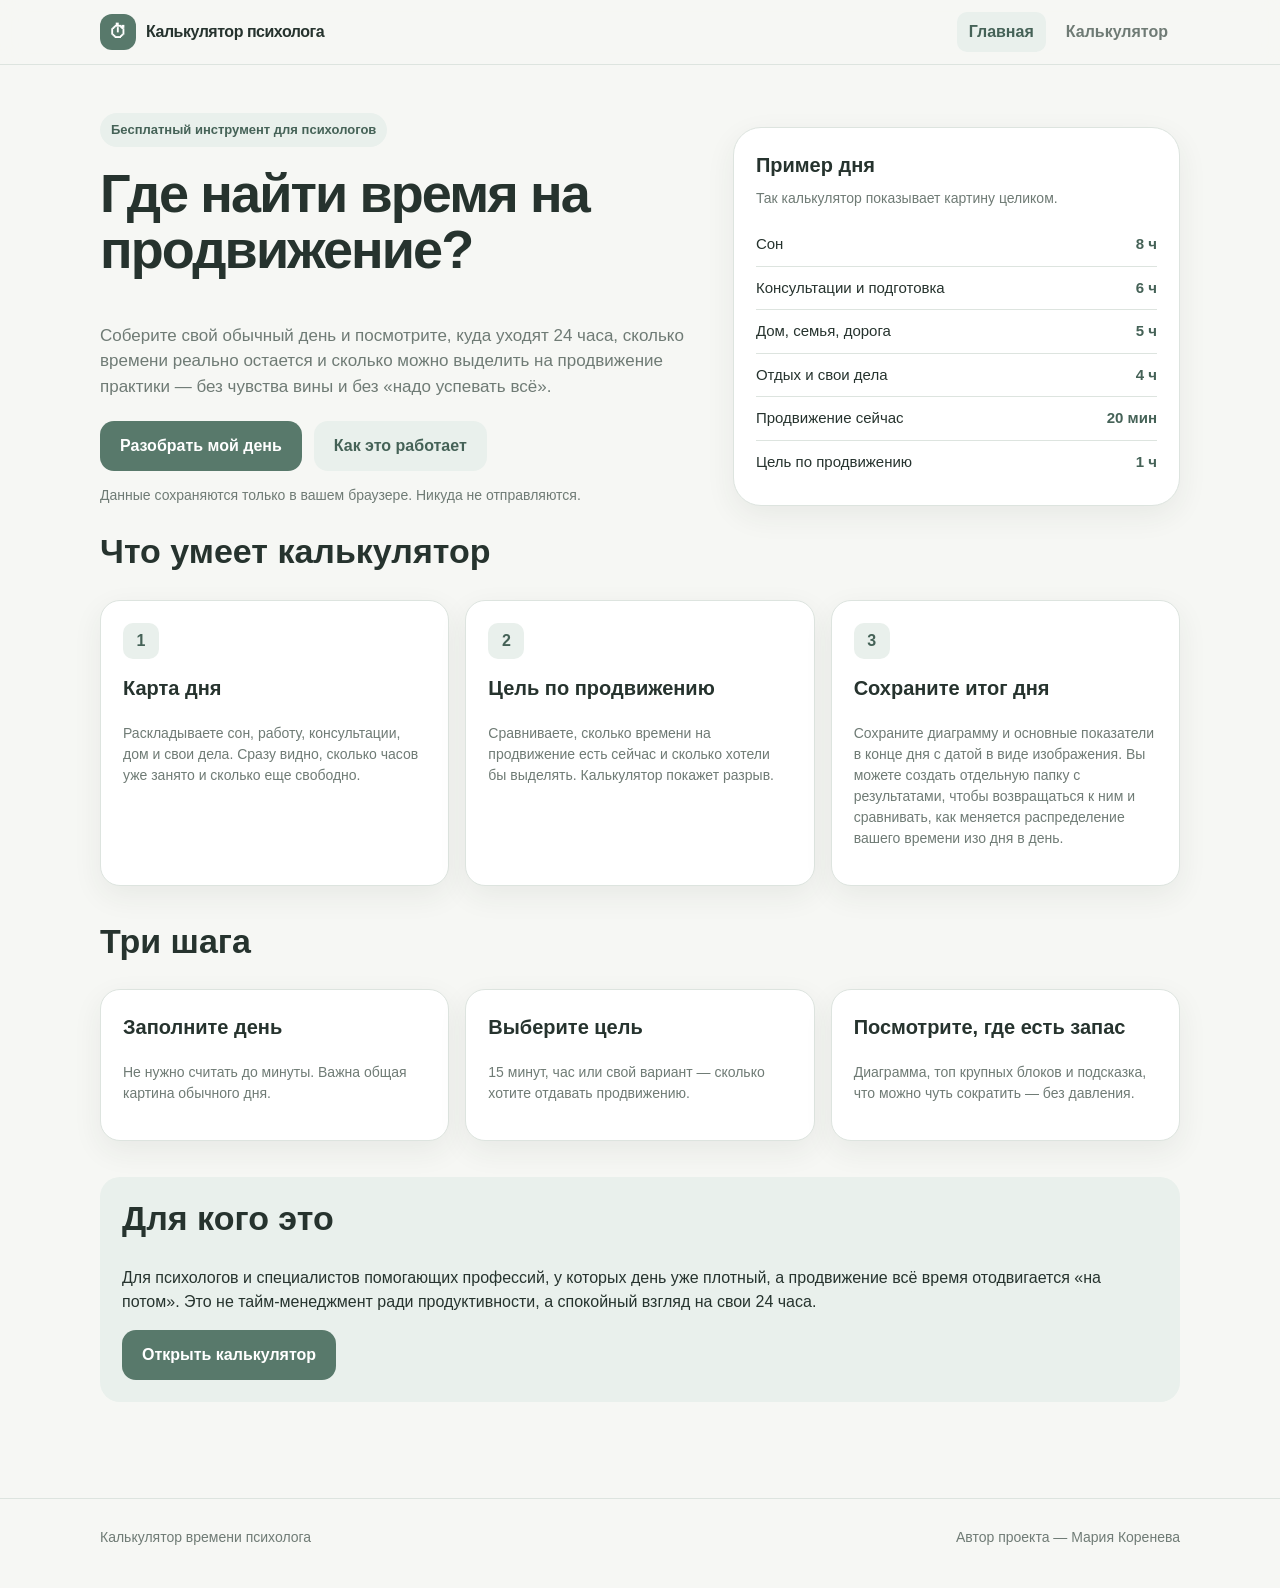
<file: index.html>
<!DOCTYPE html>
<html lang="ru">
<head>
    <meta charset="UTF-8">
    <meta name="viewport" content="width=device-width, initial-scale=1.0">
    <title>Калькулятор времени психолога</title>
    <meta name="description" content="Соберите свой день, посмотрите, куда уходят 24 часа, и найдите время на продвижение практики.">
    <link rel="icon" href="assets/favicon.svg" type="image/svg+xml">
    <link rel="stylesheet" href="css/styles.css">
</head>
<body>
    <header class="site-header">
        <div class="site-header-inner">
            <a class="logo" href="index.html">
                <div class="logo-mark" aria-hidden="true">⏱</div>
                <span>Калькулятор психолога</span>
            </a>
            <nav class="nav">
                <a class="active" href="index.html">Главная</a>
                <a href="calculator.html">Калькулятор</a>
            </nav>
        </div>
    </header>

    <div class="page page-wide">
        <section class="landing-hero">
            <div>
                <div class="landing-kicker">Бесплатный инструмент для психологов</div>
                <h1>Где найти время на продвижение?</h1>
                <p class="lead">
                    Соберите свой обычный день и посмотрите, куда уходят 24 часа,
                    сколько времени реально остается и сколько можно выделить
                    на продвижение практики — без чувства вины и без «надо успевать всё».
                </p>
                <div class="hero-actions">
                    <a class="btn btn-primary" href="calculator.html">Разобрать мой день</a>
                    <a class="btn btn-secondary" href="#how">Как это работает</a>
                </div>
                <p class="hint hero-note">
                    Данные сохраняются только в вашем браузере. Никуда не отправляются.
                </p>
            </div>

            <aside class="hero-card">
                <h3>Пример дня</h3>
                <p class="hint">Так калькулятор показывает картину целиком.</p>
                <div class="preview-row"><span>Сон</span><strong>8 ч</strong></div>
                <div class="preview-row"><span>Консультации и подготовка</span><strong>6 ч</strong></div>
                <div class="preview-row"><span>Дом, семья, дорога</span><strong>5 ч</strong></div>
                <div class="preview-row"><span>Отдых и свои дела</span><strong>4 ч</strong></div>
                <div class="preview-row"><span>Продвижение сейчас</span><strong>20 мин</strong></div>
                <div class="preview-row"><span>Цель по продвижению</span><strong>1 ч</strong></div>
            </aside>
        </section>

        <section>
            <h2>Что умеет калькулятор</h2>
            <div class="features">
                <article class="feature">
                    <div class="feature-num">1</div>
                    <h3>Карта дня</h3>
                    <p class="hint">
                        Раскладываете сон, работу, консультации, дом и свои дела.
                        Сразу видно, сколько часов уже занято и сколько еще свободно.
                    </p>
                </article>
                <article class="feature">
                    <div class="feature-num">2</div>
                    <h3>Цель по продвижению</h3>
                    <p class="hint">
                        Сравниваете, сколько времени на продвижение есть сейчас
                        и сколько хотели бы выделять. Калькулятор покажет разрыв.
                    </p>
                </article>
                <article class="feature">
                    <div class="feature-num">3</div>
                    <h3>Сохраните итог дня</h3>
                    <p class="hint">
                        Сохраните диаграмму и основные показатели в конце дня с датой в виде изображения.
                        Вы можете создать отдельную папку с результатами, чтобы возвращаться к ним и сравнивать,
                        как меняется распределение вашего времени изо дня в день.
                    </p>
                </article>
            </div>
        </section>

        <section id="how">
            <h2>Три шага</h2>
            <div class="steps">
                <article class="feature">
                    <h3>Заполните день</h3>
                    <p class="hint">Не нужно считать до минуты. Важна общая картина обычного дня.</p>
                </article>
                <article class="feature">
                    <h3>Выберите цель</h3>
                    <p class="hint">15 минут, час или свой вариант — сколько хотите отдавать продвижению.</p>
                </article>
                <article class="feature">
                    <h3>Посмотрите, где есть запас</h3>
                    <p class="hint">Диаграмма, топ крупных блоков и подсказка, что можно чуть сократить — без давления.</p>
                </article>
            </div>
        </section>

        <section class="privacy-band">
            <h2>Для кого это</h2>
            <p>
                Для психологов и специалистов помогающих профессий, у которых день уже плотный,
                а продвижение всё время отодвигается «на потом». Это не тайм-менеджмент ради продуктивности,
                а спокойный взгляд на свои 24 часа.
            </p>
            <a class="btn btn-primary" href="calculator.html">Открыть калькулятор</a>
        </section>
    </div>

    <footer class="site-footer">
        <div class="site-footer-inner">
            <span>Калькулятор времени психолога</span>
            <span>Автор проекта — Мария Коренева</span>
        </div>
    </footer>
</body>
</html>
</file>
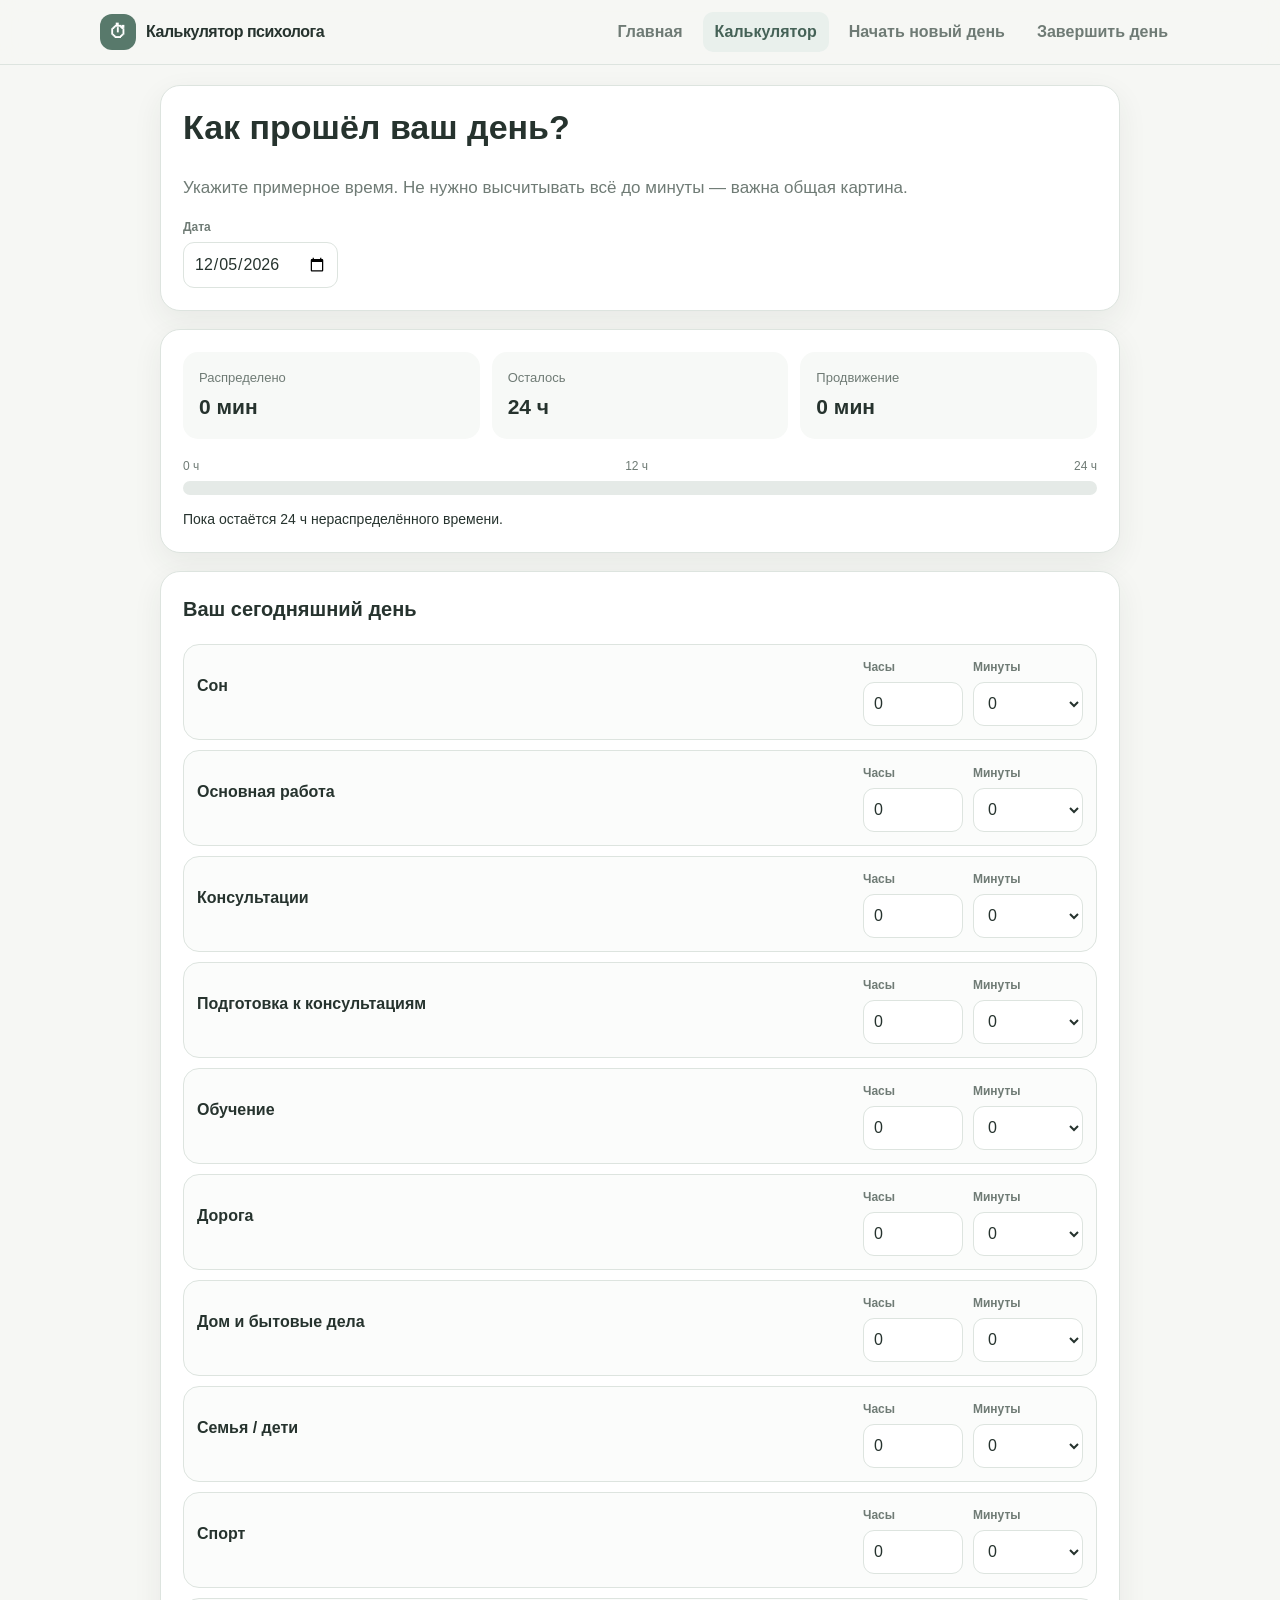
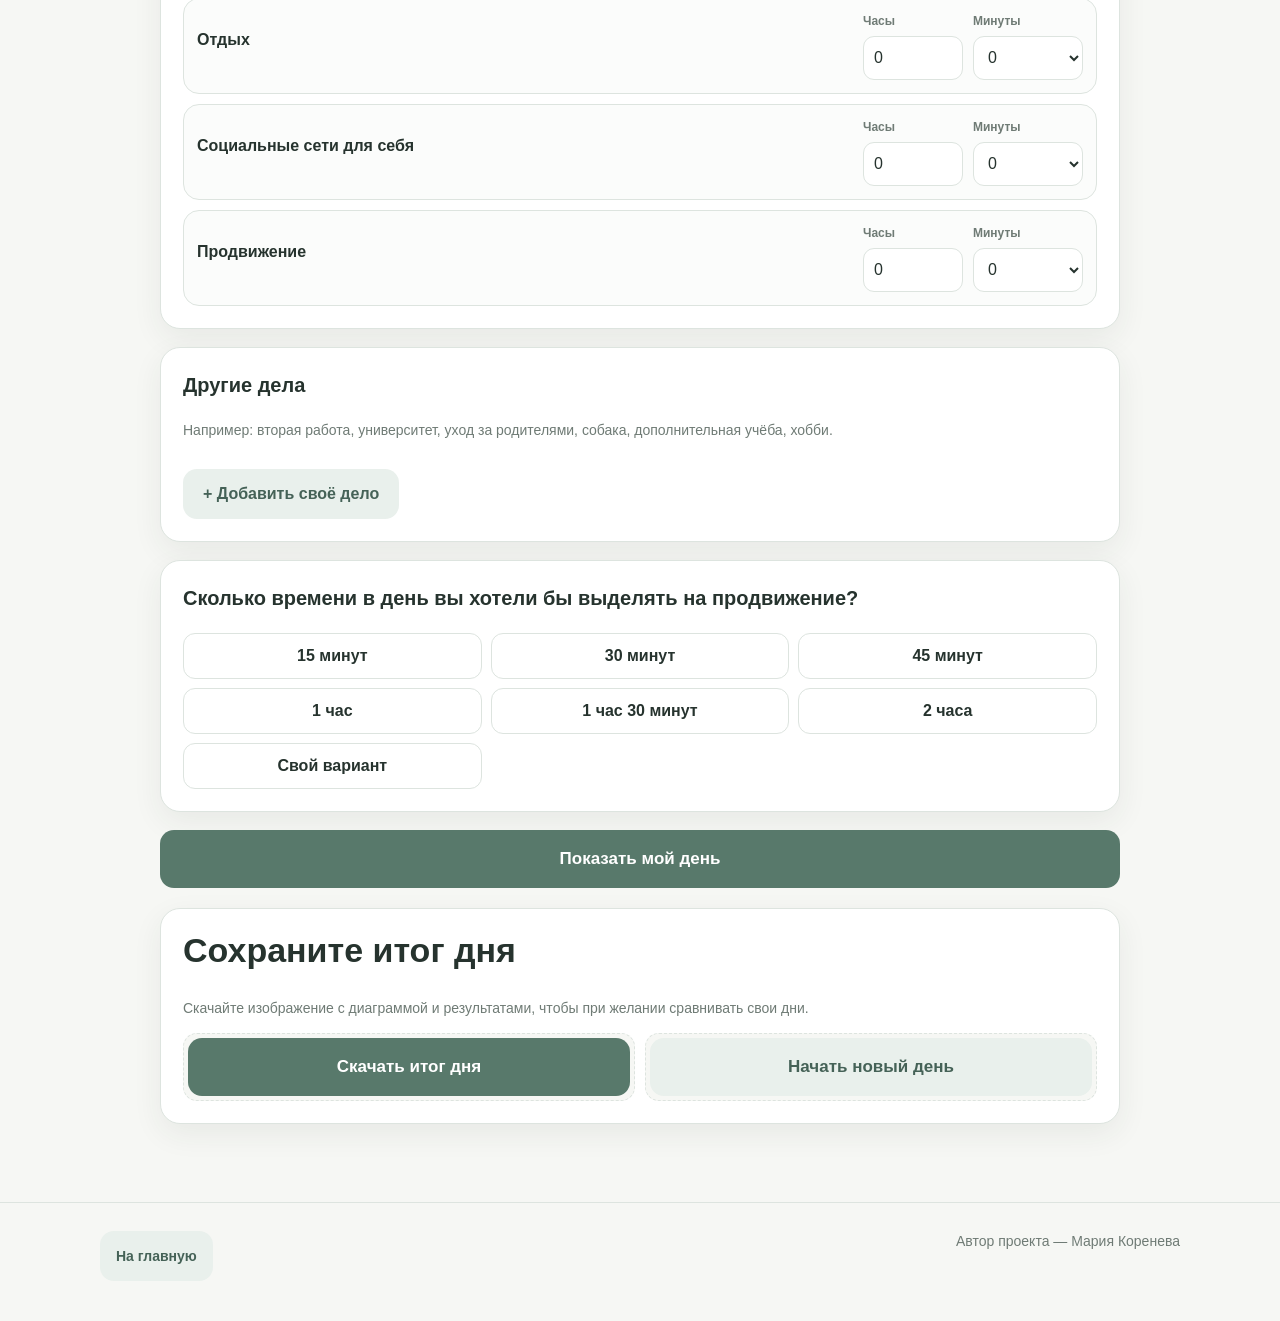
<file: calculator.html>
<!DOCTYPE html>
<html lang="ru">
<head>
    <meta charset="UTF-8">
    <meta name="viewport" content="width=device-width, initial-scale=1.0">
    <title>Калькулятор дня — Калькулятор времени психолога</title>
    <meta name="description" content="Соберите свой день и посмотрите, сколько времени остаётся на продвижение.">
    <link rel="icon" href="assets/favicon.svg" type="image/svg+xml">
    <link rel="stylesheet" href="css/styles.css">
</head>
<body>
    <header class="site-header">
        <div class="site-header-inner">
            <a class="logo" href="index.html">
                <div class="logo-mark" aria-hidden="true">⏱</div>
                <span>Калькулятор психолога</span>
            </a>
            <nav class="nav">
                <a href="index.html">Главная</a>
                <a class="active" href="calculator.html">Калькулятор</a>
                <button
                    type="button"
                    class="nav-link"
                    id="navStartNewDay"
                >
                    Начать новый день
                </button>
                <button
                    type="button"
                    class="nav-link"
                    id="navFinishDay"
                >
                    Завершить день
                </button>
            </nav>
        </div>
    </header>

    <div class="page">
    <main id="calculatorScreen">
<!-- Дата -->

<section class="card">

    <h2>
        Как прошёл ваш день?
    </h2>

    <p class="lead">
        Укажите примерное время.
        Не нужно высчитывать всё до минуты —
        важна общая картина.
    </p>

    <div class="date-row">

        <div class="field">

            <label for="dayDate">
                Дата
            </label>

            <input
                id="dayDate"
                type="date"
            >

        </div>

    </div>

</section>


<!-- Счётчик -->

<section class="card">

    <div class="summary-grid">

        <div class="summary-box">

            <div class="summary-label">
                Распределено
            </div>

            <div
                id="distributedTime"
                class="summary-value"
            >
                0 ч
            </div>

        </div>


        <div class="summary-box">

            <div class="summary-label">
                Осталось
            </div>

            <div
                id="remainingTime"
                class="summary-value"
            >
                24 ч
            </div>

        </div>


        <div class="summary-box">

            <div class="summary-label">
                Продвижение
            </div>

            <div
                id="promotionTimeTop"
                class="summary-value"
            >
                0 мин
            </div>

        </div>

    </div>


    <div class="timeline-labels">

        <span>
            0 ч
        </span>

        <span>
            12 ч
        </span>

        <span>
            24 ч
        </span>

    </div>


    <div class="timeline">

        <div
            id="timelineFill"
            class="timeline-fill"
        ></div>

    </div>


    <div
        id="dayMessage"
        class="day-message"
    ></div>

</section>


<!-- Основные дела -->

<section class="card">

    <h3>
        Ваш сегодняшний день
    </h3>

    <div
        id="defaultActivities"
        class="activity-list"
    ></div>

</section>


<!-- Свои дела -->

<section class="card">

    <h3>
        Другие дела
    </h3>

    <p class="hint">
        Например: вторая работа, университет,
        уход за родителями, собака,
        дополнительная учёба, хобби.
    </p>

    <div
        id="customActivities"
        class="activity-list"
    ></div>


    <button
        id="addCustomButton"
        class="btn btn-secondary"
        style="margin-top:14px;"
    >
        + Добавить своё дело
    </button>

</section>


<!-- Цель -->

<section class="card">

    <h3>
        Сколько времени в день вы хотели бы
        выделять на продвижение?
    </h3>


    <div
        id="goalButtons"
        class="goal-buttons"
    >

        <button
            class="goal-button"
            data-minutes="15"
        >
            15 минут
        </button>

        <button
            class="goal-button"
            data-minutes="30"
        >
            30 минут
        </button>

        <button
            class="goal-button"
            data-minutes="45"
        >
            45 минут
        </button>

        <button
            class="goal-button"
            data-minutes="60"
        >
            1 час
        </button>

        <button
            class="goal-button"
            data-minutes="90"
        >
            1 час 30 минут
        </button>

        <button
            class="goal-button"
            data-minutes="120"
        >
            2 часа
        </button>

        <button
            class="goal-button"
            data-custom="true"
        >
            Свой вариант
        </button>

    </div>


    <div
        id="customGoalFields"
        class="custom-goal hidden"
    >

        <div class="field">

            <label for="goalHours">
                Часы
            </label>

            <input
                id="goalHours"
                type="number"
                min="0"
                max="24"
                value="0"
            >

        </div>


        <div class="field">

            <label for="goalMinutes">
                Минуты
            </label>

            <select id="goalMinutes">
            </select>

        </div>

    </div>


</section>


<!-- Обычный расчёт -->

<button
    id="calculateButton"
    class="btn btn-primary btn-large"
>
    Показать мой день
</button>


<!-- =====================================================
     РЕЗУЛЬТАТ
===================================================== -->

<section
    id="resultSection"
    class="card result-card hidden"
    style="margin-top:20px;"
>

    <h2 id="resultTitle">
        Вот как распределилось ваше время
    </h2>


    <div class="result-top">

        <div class="metric-card">

            <h3>
                Ваш день
            </h3>

            <div class="metric-row">

                <span>
                    Распределено
                </span>

                <strong
                    id="resultDistributed"
                >
                    —
                </strong>

            </div>


            <div class="metric-row">

                <span>
                    Свободно
                </span>

                <strong
                    id="resultFree"
                >
                    —
                </strong>

            </div>

        </div>


        <div class="metric-card">

            <h3>
                Продвижение
            </h3>

            <div class="metric-row">

                <span>
                    Сейчас
                </span>

                <strong
                    id="resultCurrent"
                >
                    —
                </strong>

            </div>


            <div class="metric-row">

                <span>
                    Хотели бы
                </span>

                <strong
                    id="resultGoal"
                >
                    —
                </strong>

            </div>


            <div class="metric-row">

                <span
                    id="shortageLabel"
                >
                    Не хватает
                </span>

                <strong
                    id="resultShortage"
                >
                    —
                </strong>

            </div>

        </div>

    </div>


    <div class="main-answer">

        <div
            id="mainAnswerTitle"
            class="main-answer-title"
        ></div>

        <p
            id="mainAnswerText"
        ></p>

        <p
            id="mainAnswerExtra"
            style="margin-bottom:0;"
        ></p>

    </div>


    <!-- Цель -->

    <div class="progress-comparison">

        <h3>
            Ваша цель по продвижению
        </h3>


        <div class="progress-item">

            <div class="progress-label">

                <span>
                    Сейчас
                </span>

                <strong
                    id="currentProgressText"
                ></strong>

            </div>


            <div class="progress-track">

                <div
                    id="currentProgressBar"
                    class="progress-bar"
                ></div>

            </div>

        </div>


        <div class="progress-item">

            <div class="progress-label">

                <span>
                    Хотите
                </span>

                <strong
                    id="goalProgressText"
                ></strong>

            </div>


            <div class="progress-track">

                <div
                    id="goalProgressBar"
                    class="progress-bar"
                ></div>

            </div>

        </div>

    </div>


    <div
        class="day-chart-block"
        style="margin-top:30px;"
    >

        <h3>
            Куда уходят ваши 24 часа
        </h3>

        <div
            id="dayBarChart"
            class="day-bar-chart"
            role="img"
            aria-label="Распределение времени за 24 часа"
        ></div>

    </div>


    <!-- Топ -->

    <div style="margin-top:28px;">

        <h3>
            Больше всего времени уходит на
        </h3>

        <div
            id="topCategories"
            class="top-list"
        ></div>

    </div>


    <p class="final-phrase">
        В сутках не появится 25-й час.
        Но иногда достаточно увидеть свой день целиком,
        чтобы понять, где можно освободить время
        для того, что действительно важно.
    </p>


    <div class="actions">

        <button
            id="reviewButton"
            class="btn btn-primary"
        >
            Посмотреть, где освободить время
        </button>


        <button
            id="editButton"
            class="btn btn-secondary"
        >
            Исправить данные
        </button>

    </div>

</section>


<!-- =====================================================
     ГДЕ ОСВОБОДИТЬ
===================================================== -->

<section
    id="reviewSection"
    class="card hidden"
>

    <h2>
        Посмотрите на ваш день ещё раз
    </h2>

    <p class="lead">
        Не нужно автоматически сокращать сон,
        отдых или важные обязанности.
        Посмотрите на крупные блоки времени
        и решите сами:
        есть ли среди них то,
        что можно немного сократить,
        объединить, перенести,
        упростить или выполнять реже.
    </p>


    <div
        id="reviewList"
        class="review-list"
    ></div>


    <div class="review-note">

        <strong>
            Ваша задача:
        </strong>

        <p
            id="reviewGoalText"
            style="margin:6px 0 0;"
        ></p>

    </div>

</section>


<section
    id="dayCompletionBlock"
    class="card day-completion-block"
    style="margin-top:20px;"
>

    <h2>
        Сохраните итог дня
    </h2>

    <p class="hint">
        Скачайте изображение с диаграммой и результатами,
        чтобы при желании сравнивать свои дни.
    </p>

    <div
        id="dayExportSection"
        class="day-completion-actions"
    >

        <div class="day-completion-slot day-action-slot">

            <button
                type="button"
                id="downloadDayPngButton"
                class="btn btn-primary btn-large"
            >
                Скачать итог дня
            </button>

        </div>

        <div class="day-completion-slot day-action-slot">

            <button
                type="button"
                id="startNewDayButton"
                class="btn btn-secondary btn-large"
            >
                Начать новый день
            </button>

        </div>

    </div>

</section>


    </main>
    </div>

    <footer class="site-footer">
        <div class="site-footer-inner">
            <a
                href="index.html"
                class="btn btn-secondary"
            >
                На главную
            </a>
            <span>Автор проекта — Мария Коренева</span>
        </div>
    </footer>

    <div
        id="newDayConfirm"
        class="confirm-overlay hidden"
        role="dialog"
        aria-modal="true"
        aria-labelledby="newDayConfirmTitle"
    >

        <div class="card confirm-card">

            <h3 id="newDayConfirmTitle">
                Начать новый день?
            </h3>

            <p class="hint">
                Не забудьте сохранить итог предыдущего дня!
            </p>

            <p>
                После подтверждения все заполненные данные будут удалены.
                Если вы ещё не скачали результат, нажмите «Отмена» и сохраните его.
            </p>

            <div class="confirm-actions">

                <button
                    type="button"
                    id="newDayConfirmCancel"
                    class="btn btn-secondary"
                >
                    Отмена
                </button>

                <button
                    type="button"
                    id="newDayConfirmOk"
                    class="btn btn-primary"
                >
                    Да, начать новый день
                </button>

            </div>

        </div>

    </div>

    <script src="js/app.js"></script>
</body>
</html>
</file>
<file: css/styles.css>
﻿:root {
    --bg: #f6f7f4;
    --card: #ffffff;

    --text: #26332e;
    --muted: #6f7b75;

    --border: #dde4df;

    --accent: #58796b;
    --accent-dark: #456257;
    --accent-soft: #e9f0ec;

    --warning-bg: #fff4e3;
    --warning-text: #8a5a12;

    --danger: #a64d4d;
    --danger-soft: #faecec;

    --success-bg: #eaf3ee;
    --success-text: #3f6757;

    --shadow: 0 10px 30px rgba(38, 51, 46, 0.07);
}
:root[data-theme="dark"] {
    --bg: #171a18;
    --card: #222724;

    --text: #f2f4f2;
    --muted: #aeb8b2;

    --border: #39413d;

    --accent: #78a58e;
    --accent-dark: #91b7a4;
    --accent-soft: #29362f;

    --warning-bg: #3a3423;
    --warning-text: #f0d88c;

    --danger: #df8585;
    --danger-soft: #3b2929;

    --success-bg: #29372f;
    --success-text: #9fc9ae;

    --shadow: 0 10px 30px rgba(0, 0, 0, 0.25);
}
* {
    box-sizing: border-box;
}

html {
    scroll-behavior: smooth;
}

body {
    margin: 0;

    font-family:
        -apple-system,
        BlinkMacSystemFont,
        "Segoe UI",
        Arial,
        sans-serif;

    background: var(--bg);
    color: var(--text);

    line-height: 1.5;
}

button,
input,
select {
    font: inherit;
}

button {
    cursor: pointer;
}

.page {
    width: min(100% - 24px, 960px);

    margin: 0 auto;

    padding: 20px 0 60px;
}

.hidden {
    display: none !important;
}

.card {
    background: var(--card);

    border: 1px solid var(--border);

    border-radius: 20px;

    padding: 22px;

    margin-bottom: 18px;

    box-shadow: var(--shadow);
}

h1,
h2,
h3,
p {
    margin-top: 0;
}

h1 {
    font-size: clamp(34px, 7vw, 54px);

    line-height: 1.05;

    letter-spacing: -0.035em;
}

h2 {
    font-size: clamp(25px, 5vw, 34px);

    line-height: 1.15;
}

h3 {
    font-size: 20px;
}

.lead {
    color: var(--muted);

    font-size: 17px;
}

.hint {
    color: var(--muted);

    font-size: 14px;
}

/* =====================================================
   КНОПКИ
===================================================== */

.btn {
    border: 0;

    min-height: 50px;

    border-radius: 14px;

    padding: 12px 20px;

    font-weight: 700;

    transition: 0.15s;

    display: inline-flex;

    align-items: center;

    justify-content: center;

    text-decoration: none;

    box-sizing: border-box;
}

.btn-primary {
    background: var(--accent);

    color: #ffffff;
}

.btn-primary:hover {
    background: var(--accent-dark);
}

.btn-secondary {
    background: var(--accent-soft);

    color: var(--accent-dark);
}

.btn-secondary:hover {
    background: #dfe9e3;
}

.btn-light {
    background: #f0f3f1;

    color: var(--text);
}

.btn-danger {
    background: var(--danger-soft);

    color: var(--danger);
}

.btn-large {
    width: 100%;

    min-height: 58px;

    font-size: 17px;
}


/* =====================================================
   ПЕРВЫЙ ЭКРАН
===================================================== */

.hero {
    min-height: calc(100vh - 40px);

    display: flex;

    align-items: center;
}

.hero-inner {
    width: 100%;

    padding: clamp(28px, 7vw, 62px);

    background:
        radial-gradient(
            circle at top right,
            rgba(88, 121, 107, 0.13),
            transparent 40%
        ),
        #ffffff;

    border: 1px solid var(--border);

    border-radius: 28px;

    box-shadow: var(--shadow);
}

.hero-label {
    display: inline-block;

    padding: 7px 11px;

    margin-bottom: 18px;

    border-radius: 999px;

    background: var(--accent-soft);

    color: var(--accent-dark);

    font-size: 13px;

    font-weight: 700;
}

.hero-subtitle {
    font-size: clamp(22px, 5vw, 30px);

    font-weight: 650;

    margin-bottom: 18px;
}


/* =====================================================
   ПОЛЯ
===================================================== */

.date-row {
    display: flex;

    gap: 12px;

    align-items: end;

    flex-wrap: wrap;
}

.field {
    min-width: 0;
}

.field label {
    display: block;

    margin-bottom: 6px;

    color: var(--muted);

    font-size: 12px;

    font-weight: 700;
}

.field input,
.field select {
    width: 100%;

    min-height: 44px;

    padding: 9px 10px;

    border: 1px solid var(--border);

    border-radius: 11px;

    background: #ffffff;

    color: var(--text);

    outline: none;
}

.field input:focus,
.field select:focus {
    border-color: var(--accent);

    box-shadow:
        0 0 0 3px rgba(88, 121, 107, 0.1);
}


/* =====================================================
   РЕДАКТИРОВАНИЕ
===================================================== */

.edit-banner {
    margin-top: 14px;

    padding: 14px 16px;

    border-radius: 13px;

    background: var(--accent-soft);

    color: var(--accent-dark);

    font-weight: 700;
}

.edit-actions {
    margin-top: 18px;

    padding: 18px;

    border-radius: 17px;

    background: var(--accent-soft);

    border: 1px solid #d8e4dd;
}

.edit-actions-title {
    font-size: 18px;

    font-weight: 800;

    margin-bottom: 6px;
}

.edit-actions-buttons {
    display: grid;

    grid-template-columns: 2fr 1fr;

    gap: 10px;

    margin-top: 14px;
}


/* =====================================================
   СПИСОК ДЕЛ
===================================================== */

.activity-list {
    display: grid;

    gap: 10px;
}

.activity-row {
    display: grid;

    grid-template-columns:
        minmax(0, 1fr)
        100px
        110px;

    gap: 10px;

    align-items: end;

    padding: 13px;

    background: #fbfcfb;

    border: 1px solid var(--border);

    border-radius: 16px;
}

.activity-name {
    font-weight: 650;

    align-self: center;

    padding-bottom: 11px;
}

.custom-row {
    grid-template-columns:
        minmax(0, 1fr)
        100px
        110px
        44px;
}

.custom-row .activity-name {
    padding-bottom: 0;
}

.remove-btn {
    width: 44px;

    height: 44px;

    padding: 0;

    border: 0;

    border-radius: 11px;

    background: var(--danger-soft);

    color: var(--danger);

    font-size: 22px;
}


/* =====================================================
   СЧЁТЧИК
===================================================== */

.summary-grid {
    display: grid;

    grid-template-columns:
        repeat(3, 1fr);

    gap: 12px;
}

.summary-box {
    padding: 16px;

    border-radius: 15px;

    background: #f7f9f7;
}

.summary-label {
    color: var(--muted);

    font-size: 13px;
}

.summary-value {
    margin-top: 4px;

    font-size: 21px;

    font-weight: 750;
}

.timeline-labels {
    display: flex;

    justify-content: space-between;

    margin: 18px 0 6px;

    color: var(--muted);

    font-size: 12px;
}

.timeline {
    height: 14px;

    overflow: hidden;

    border-radius: 999px;

    background: #e5eae7;
}

.timeline-fill {
    height: 100%;

    width: 0;

    border-radius: inherit;

    background: var(--accent);

    transition: width 0.25s;
}

.day-message {
    margin: 14px 0 0;

    font-size: 14px;
}

.warning {
    padding: 11px 13px;

    border-radius: 12px;

    background: var(--warning-bg);

    color: var(--warning-text);
}


/* =====================================================
   ЦЕЛЬ
===================================================== */

.goal-buttons {
    display: grid;

    grid-template-columns:
        repeat(3, 1fr);

    gap: 9px;

    margin-top: 16px;
}

.goal-button {
    min-height: 46px;

    padding: 10px;

    border: 1px solid var(--border);

    border-radius: 12px;

    background: #ffffff;

    color: var(--text);

    font-weight: 650;
}

.goal-button.active {
    background: var(--accent);

    border-color: var(--accent);

    color: #ffffff;
}

.custom-goal {
    display: grid;

    grid-template-columns:
        1fr 1fr;

    gap: 10px;

    margin-top: 12px;
}


/* =====================================================
   РЕЗУЛЬТАТ
===================================================== */

.result-card {
    border-top: 5px solid var(--accent);
}

.result-top {
    display: grid;

    grid-template-columns:
        1fr 1fr;

    gap: 16px;
}

.metric-card {
    padding: 18px;

    border-radius: 17px;

    background: #f7f9f7;

    border: 1px solid var(--border);
}

.metric-row {
    display: flex;

    justify-content: space-between;

    gap: 14px;

    padding: 9px 0;

    border-bottom:
        1px solid #e4e9e5;
}

.metric-row:last-child {
    border-bottom: 0;
}

.metric-row span {
    color: var(--muted);
}

.metric-row strong {
    text-align: right;
}

.main-answer {
    margin-top: 18px;

    padding: 21px;

    background: var(--accent-soft);

    border-radius: 17px;
}

.main-answer-title {
    font-size: 23px;

    font-weight: 800;

    margin-bottom: 8px;
}

.progress-comparison {
    margin-top: 20px;
}

.progress-item {
    margin-top: 13px;
}

.progress-label {
    display: flex;

    justify-content: space-between;

    gap: 12px;

    font-size: 14px;

    margin-bottom: 6px;
}

.progress-track {
    height: 12px;

    border-radius: 999px;

    background: #e4e9e6;

    overflow: hidden;
}

.progress-bar {
    height: 100%;

    border-radius: inherit;

    background: var(--accent);
}

.save-result-box {
    margin-top: 22px;

    padding: 18px;

    border-radius: 17px;

    background: #f7f9f7;

    border: 1px solid var(--border);
}

.save-status {
    margin-top: 12px;

    padding: 12px 14px;

    border-radius: 12px;

    background: var(--success-bg);

    color: var(--success-text);

    font-weight: 650;
}

.final-phrase {
    border-top:
        1px solid var(--border);

    margin-top: 22px;

    padding-top: 20px;

    font-size: 17px;

    font-weight: 650;
}

.actions {
    display: grid;

    grid-template-columns:
        repeat(3, 1fr);

    gap: 10px;

    margin-top: 20px;
}


/* =====================================================
   ГОРИЗОНТАЛЬНАЯ ДИАГРАММА ДНЯ
===================================================== */

.day-bar-chart {
    display: grid;
    gap: 14px;
    margin-top: 16px;
}

.day-bar-row {
    display: grid;
    gap: 7px;
    min-width: 0;
}

.day-bar-header {
    display: flex;
    justify-content: space-between;
    align-items: flex-start;
    gap: 12px;
    font-size: 14px;
    line-height: 1.35;
}

.day-bar-name {
    flex: 1 1 auto;
    min-width: 0;
    word-wrap: break-word;
    overflow-wrap: anywhere;
}

.day-bar-time {
    flex: 0 0 auto;
    font-weight: 700;
    white-space: nowrap;
    color: var(--text);
}

.day-bar-track {
    width: 100%;
    height: 12px;
    border-radius: 8px;
    background: var(--bg);
    border: 1px solid var(--border);
    overflow: hidden;
}

.day-bar-fill {
    height: 100%;
    min-width: 0;
    border-radius: 7px 0 0 7px;
    transition: width 0.25s ease;
}


/* =====================================================
   ТОП
===================================================== */

.top-list {
    display: grid;

    gap: 10px;
}

.top-item {
    display: flex;

    justify-content: space-between;

    gap: 15px;

    padding: 13px 0;

    border-bottom:
        1px solid var(--border);
}

.top-item:last-child {
    border-bottom: 0;
}


/* =====================================================
   ГДЕ ОСВОБОДИТЬ
===================================================== */

.review-list {
    display: grid;

    gap: 10px;
}

.review-item {
    display: grid;

    grid-template-columns:
        minmax(0, 1fr)
        auto;

    gap: 14px;

    padding: 14px;

    border:
        1px solid var(--border);

    border-radius: 14px;
}

.review-item strong {
    display: block;
}

.review-item span {
    color: var(--muted);

    font-size: 13px;
}

.review-time {
    font-weight: 750;

    color: var(--text) !important;
}

.review-note {
    padding: 17px;

    background: #f7f9f7;

    border-radius: 15px;

    margin-top: 16px;
}


/* =====================================================
   ДИНАМИКА
===================================================== */

.history-header {
    display: flex;

    justify-content: space-between;

    gap: 16px;

    flex-wrap: wrap;

    align-items: center;
}

.history-count {
    padding: 7px 11px;

    border-radius: 999px;

    background: var(--accent-soft);

    color: var(--accent-dark);

    font-size: 13px;

    font-weight: 750;
}

.trend-summary {
    padding: 18px;

    margin: 18px 0;

    border-radius: 15px;

    background: var(--accent-soft);
}

.trend-big {
    font-size: 26px;

    font-weight: 800;

    margin-bottom: 4px;
}

.line-chart-wrap {
    position: relative;

    width: 100%;

    height: 320px;

    margin-top: 12px;

    overflow: hidden;
}

#trendChart {
    display: block;
}


/* =====================================================
   ИСТОРИЯ
===================================================== */

.history-list {
    display: grid;

    gap: 10px;
}

.history-row {
    display: grid;

    grid-template-columns:
        1fr
        repeat(2, auto)
        auto;

    gap: 14px;

    align-items: center;

    padding: 13px;

    border:
        1px solid var(--border);

    border-radius: 14px;
}

.history-date {
    font-weight: 750;
}

.history-small {
    color: var(--muted);

    font-size: 13px;
}

.history-value {
    text-align: right;
}

.history-delete {
    min-width: 38px;

    height: 38px;

    padding: 0;

    border: 0;

    border-radius: 10px;

    background: var(--danger-soft);

    color: var(--danger);
}


/* =====================================================
   MOBILE
===================================================== */

@media (max-width: 720px) {

    .activity-row,
    .custom-row {
        grid-template-columns:
            1fr 1fr;
    }

    .activity-name,
    .custom-row .activity-name {
        grid-column:
            1 / -1;

        padding-bottom: 0;
    }

    .custom-row .remove-btn {
        grid-column:
            1 / -1;

        width: 100%;
    }

    .summary-grid {
        grid-template-columns:
            1fr;
    }

    .goal-buttons {
        grid-template-columns:
            1fr 1fr;
    }

    .result-top,
    .chart-layout {
        grid-template-columns:
            1fr;
    }

    .actions,
    .day-completion-actions {
        grid-template-columns:
            1fr;
    }

    .edit-actions-buttons {
        grid-template-columns:
            1fr;
    }

    .history-row {
        grid-template-columns:
            1fr auto;
    }

    .history-value {
        text-align: left;
    }
}

@media (max-width: 420px) {

    .goal-buttons,
    .custom-goal {
        grid-template-columns:
            1fr;
    }
}


/* =====================================================
   ШАПКА САЙТА
===================================================== */

.site-header {
    position: sticky;
    top: 0;
    z-index: 20;
    background: rgba(246, 247, 244, 0.92);
    backdrop-filter: blur(12px);
    border-bottom: 1px solid var(--border);
}

.site-header-inner {
    width: min(100% - 24px, 1080px);
    margin: 0 auto;
    min-height: 64px;
    display: flex;
    align-items: center;
    justify-content: space-between;
    gap: 16px;
}

.logo {
    display: flex;
    align-items: center;
    gap: 10px;
    color: inherit;
    text-decoration: none;
    font-weight: 800;
}

.logo-mark {
    width: 36px;
    height: 36px;
    border-radius: 12px;
    background: var(--accent);
    color: #fff;
    display: grid;
    place-items: center;
    font-size: 18px;
}

.logo span {
    letter-spacing: -0.03em;
}

.nav {
    display: flex;
    align-items: center;
    gap: 8px;
    flex-wrap: wrap;
}

.nav a {
    color: var(--muted);
    text-decoration: none;
    font-weight: 650;
    padding: 8px 12px;
    border-radius: 10px;
}

.nav a:hover,
.nav a.active,
.nav .nav-link:hover {
    color: var(--accent-dark);
    background: var(--accent-soft);
}

.nav .nav-link {
    color: var(--muted);
    font-family: inherit;
    font-weight: 650;
    font-size: inherit;
    padding: 8px 12px;
    border-radius: 10px;
    border: 0;
    background: transparent;
    cursor: pointer;
}

.day-completion-actions {
    display: grid;
    grid-template-columns: 1fr 1fr;
    gap: 10px;
    margin-top: 14px;
    align-items: stretch;
}

.day-completion-slot {
    min-height: 52px;
    border: 1px dashed var(--border);
    border-radius: 14px;
    background: var(--bg);
    box-sizing: border-box;
}

.day-action-slot {
    display: flex;
    align-items: stretch;
    padding: 4px;
}

.day-action-slot .btn {
    width: 100%;
    margin: 0;
}

.confirm-overlay {
    position: fixed;
    inset: 0;
    z-index: 100;
    display: grid;
    place-items: center;
    padding: 20px;
    background: rgba(30, 40, 36, 0.45);
}

.confirm-overlay.hidden {
    display: none;
}

.confirm-card {
    width: min(100%, 480px);
    margin: 0;
}

.confirm-actions {
    display: flex;
    flex-wrap: wrap;
    gap: 10px;
    margin-top: 18px;
}

.site-footer .btn {
    font-size: 14px;
    padding: 10px 16px;
}

.site-footer {
    border-top: 1px solid var(--border);
    padding: 28px 0 40px;
    color: var(--muted);
    font-size: 14px;
}

.site-footer a {
    color: var(--accent-dark);
    font-weight: 650;
    text-decoration: none;
}

.site-footer-inner {
    width: min(100% - 24px, 1080px);
    margin: 0 auto;
    display: flex;
    justify-content: space-between;
    gap: 16px;
    flex-wrap: wrap;
}

.page-wide {
    width: min(100% - 24px, 1080px);
}


/* =====================================================
   ЛЕНДИНГ
===================================================== */

.landing-hero {
    display: grid;
    grid-template-columns: 1.15fr 0.85fr;
    gap: 28px;
    align-items: center;
    padding: 28px 0 12px;
}

.landing-kicker {
    display: inline-block;
    padding: 7px 11px;
    margin-bottom: 18px;
    border-radius: 999px;
    background: var(--accent-soft);
    color: var(--accent-dark);
    font-size: 13px;
    font-weight: 700;
}

.hero-actions {
    display: flex;
    gap: 12px;
    flex-wrap: wrap;
    margin-top: 22px;
}

.hero-note {
    margin-top: 14px;
    font-size: 14px;
}

.hero-card {
    background: var(--card);
    border: 1px solid var(--border);
    border-radius: 28px;
    padding: 22px;
    box-shadow: var(--shadow);
}

.hero-card h3 {
    margin-bottom: 8px;
}

.preview-row {
    display: flex;
    justify-content: space-between;
    gap: 12px;
    padding: 10px 0;
    border-bottom: 1px solid var(--border);
    font-size: 15px;
}

.preview-row:last-child {
    border-bottom: 0;
}

.preview-row strong {
    color: var(--accent-dark);
}

.features {
    display: grid;
    grid-template-columns: repeat(3, 1fr);
    gap: 16px;
    margin: 18px 0 36px;
}

.feature {
    background: var(--card);
    border: 1px solid var(--border);
    border-radius: 20px;
    padding: 22px;
    box-shadow: var(--shadow);
}

.feature-num {
    width: 36px;
    height: 36px;
    border-radius: 10px;
    background: var(--accent-soft);
    color: var(--accent-dark);
    display: grid;
    place-items: center;
    font-weight: 800;
    margin-bottom: 14px;
}

.steps {
    display: grid;
    grid-template-columns: repeat(3, 1fr);
    gap: 16px;
}

.privacy-band {
    margin: 36px 0;
    padding: 22px;
    border-radius: 20px;
    background: var(--accent-soft);
}

@media (max-width: 860px) {
    .landing-hero,
    .features,
    .steps {
        grid-template-columns: 1fr;
    }
}
</file>
